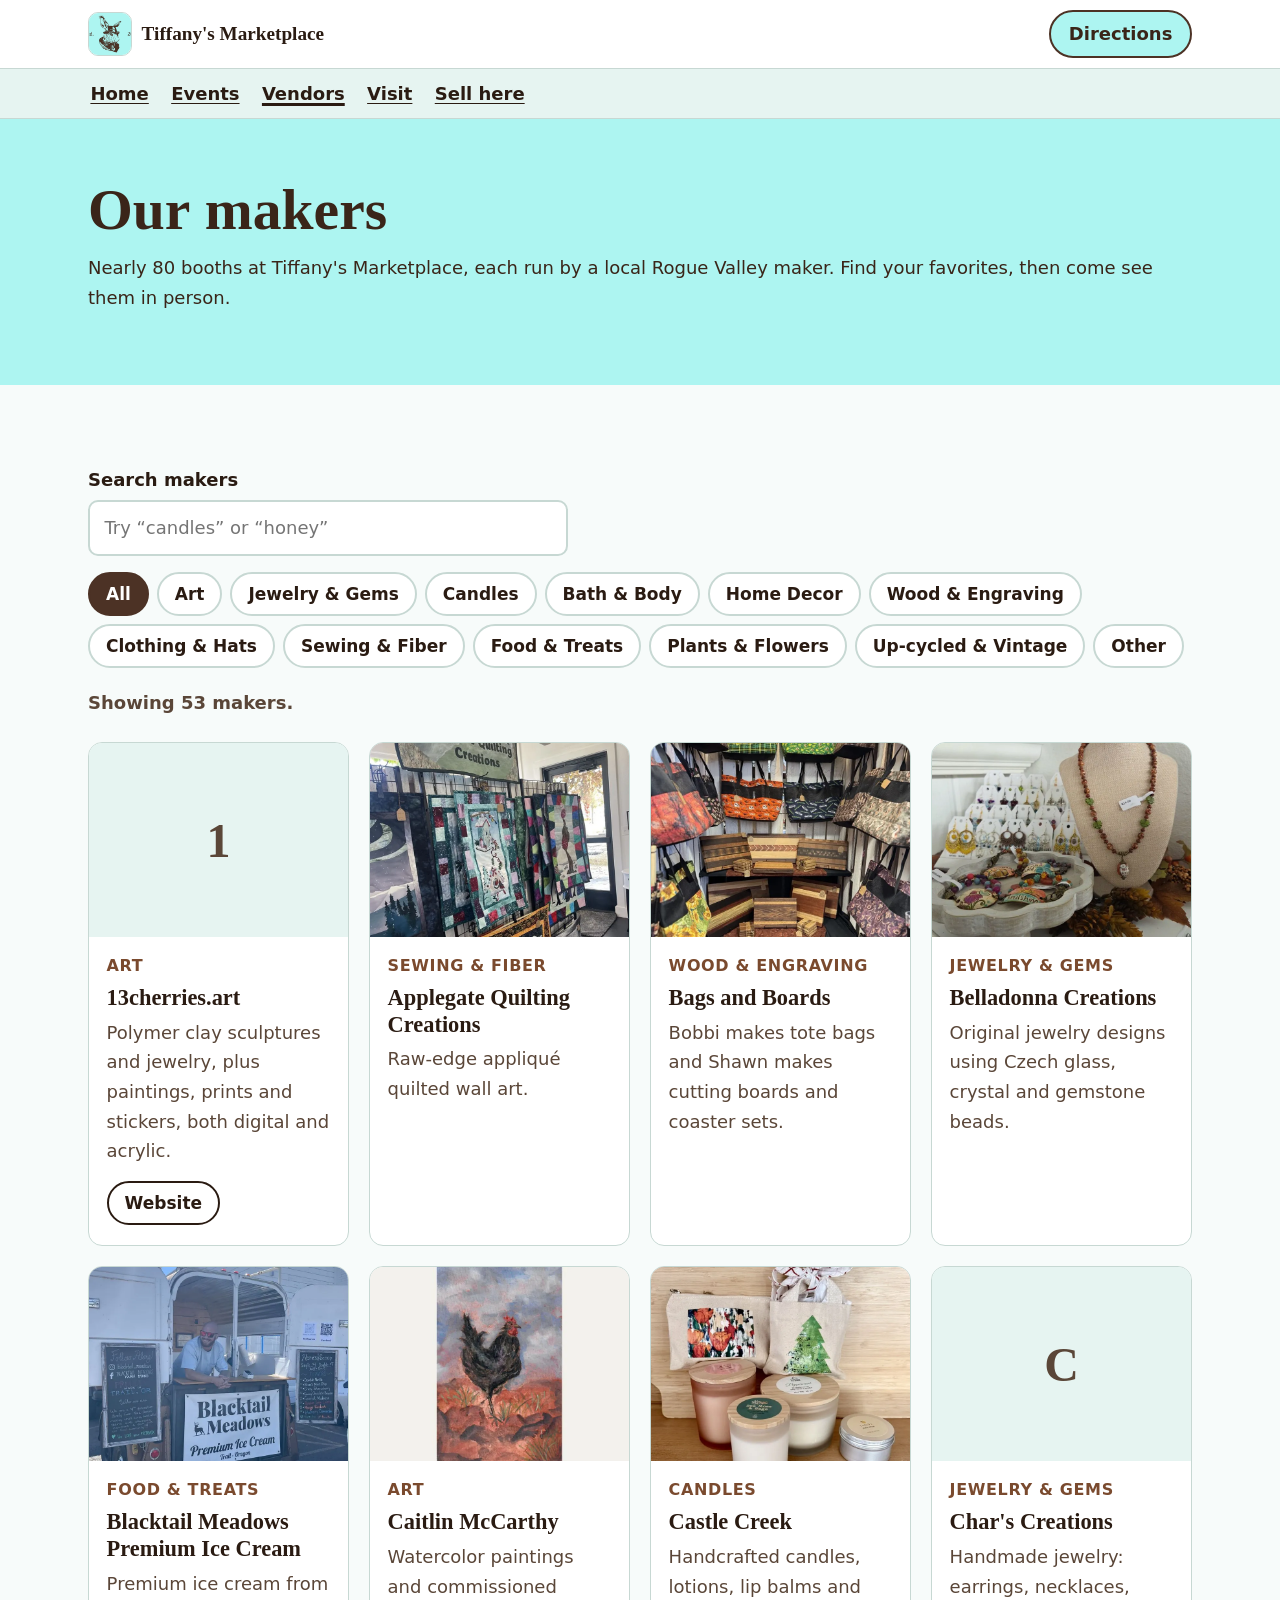
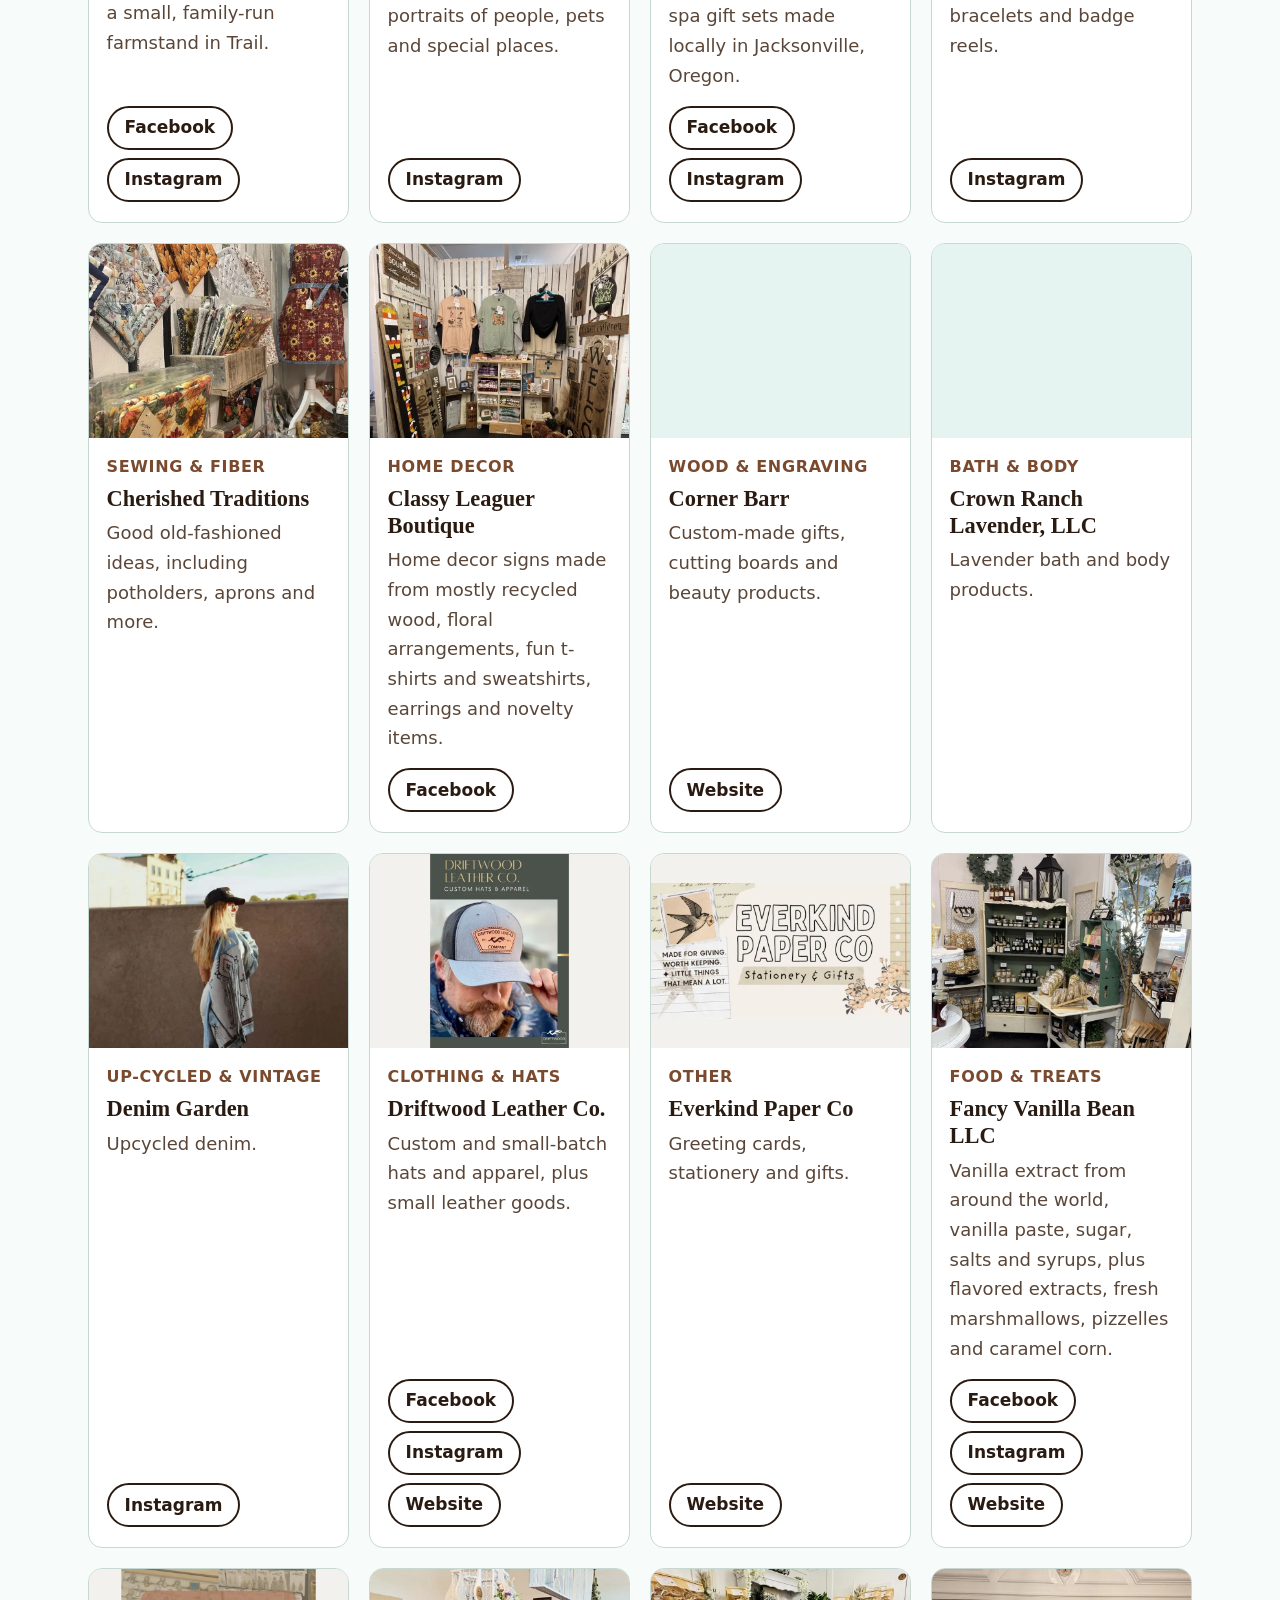
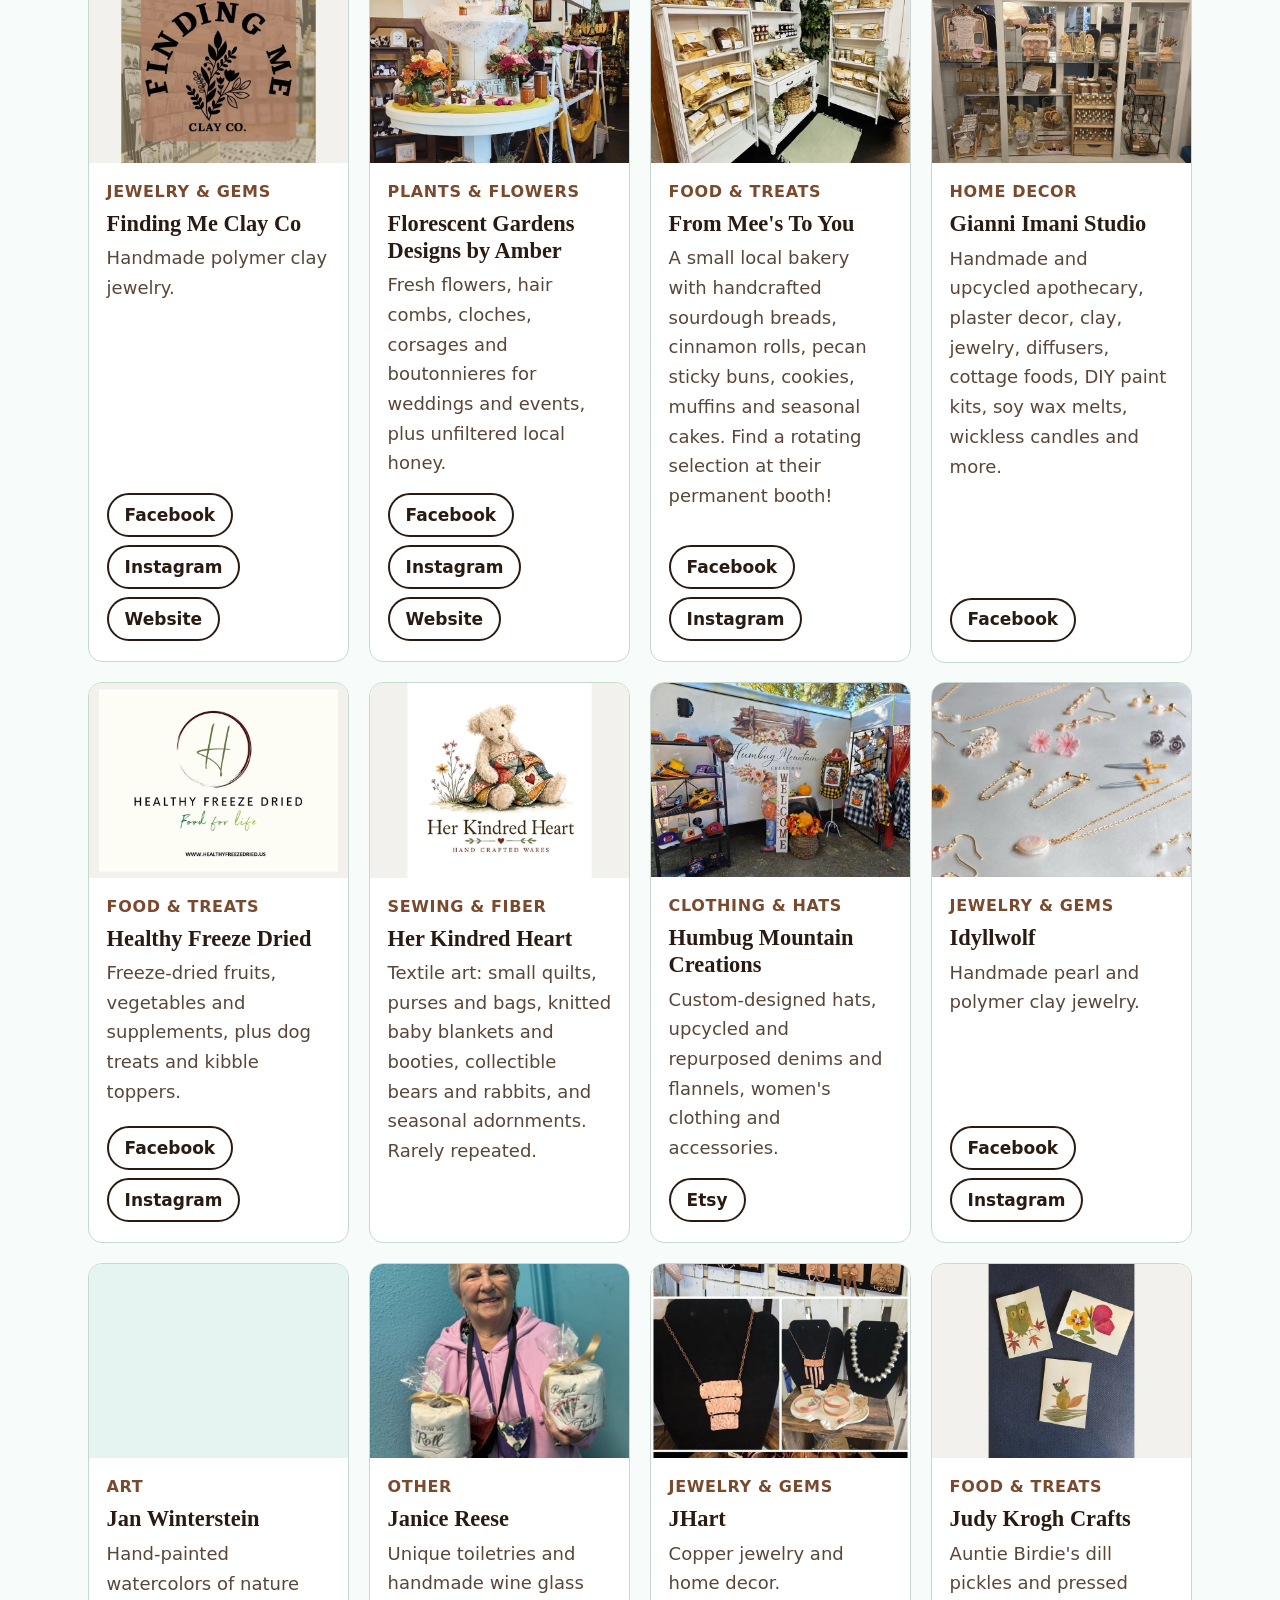
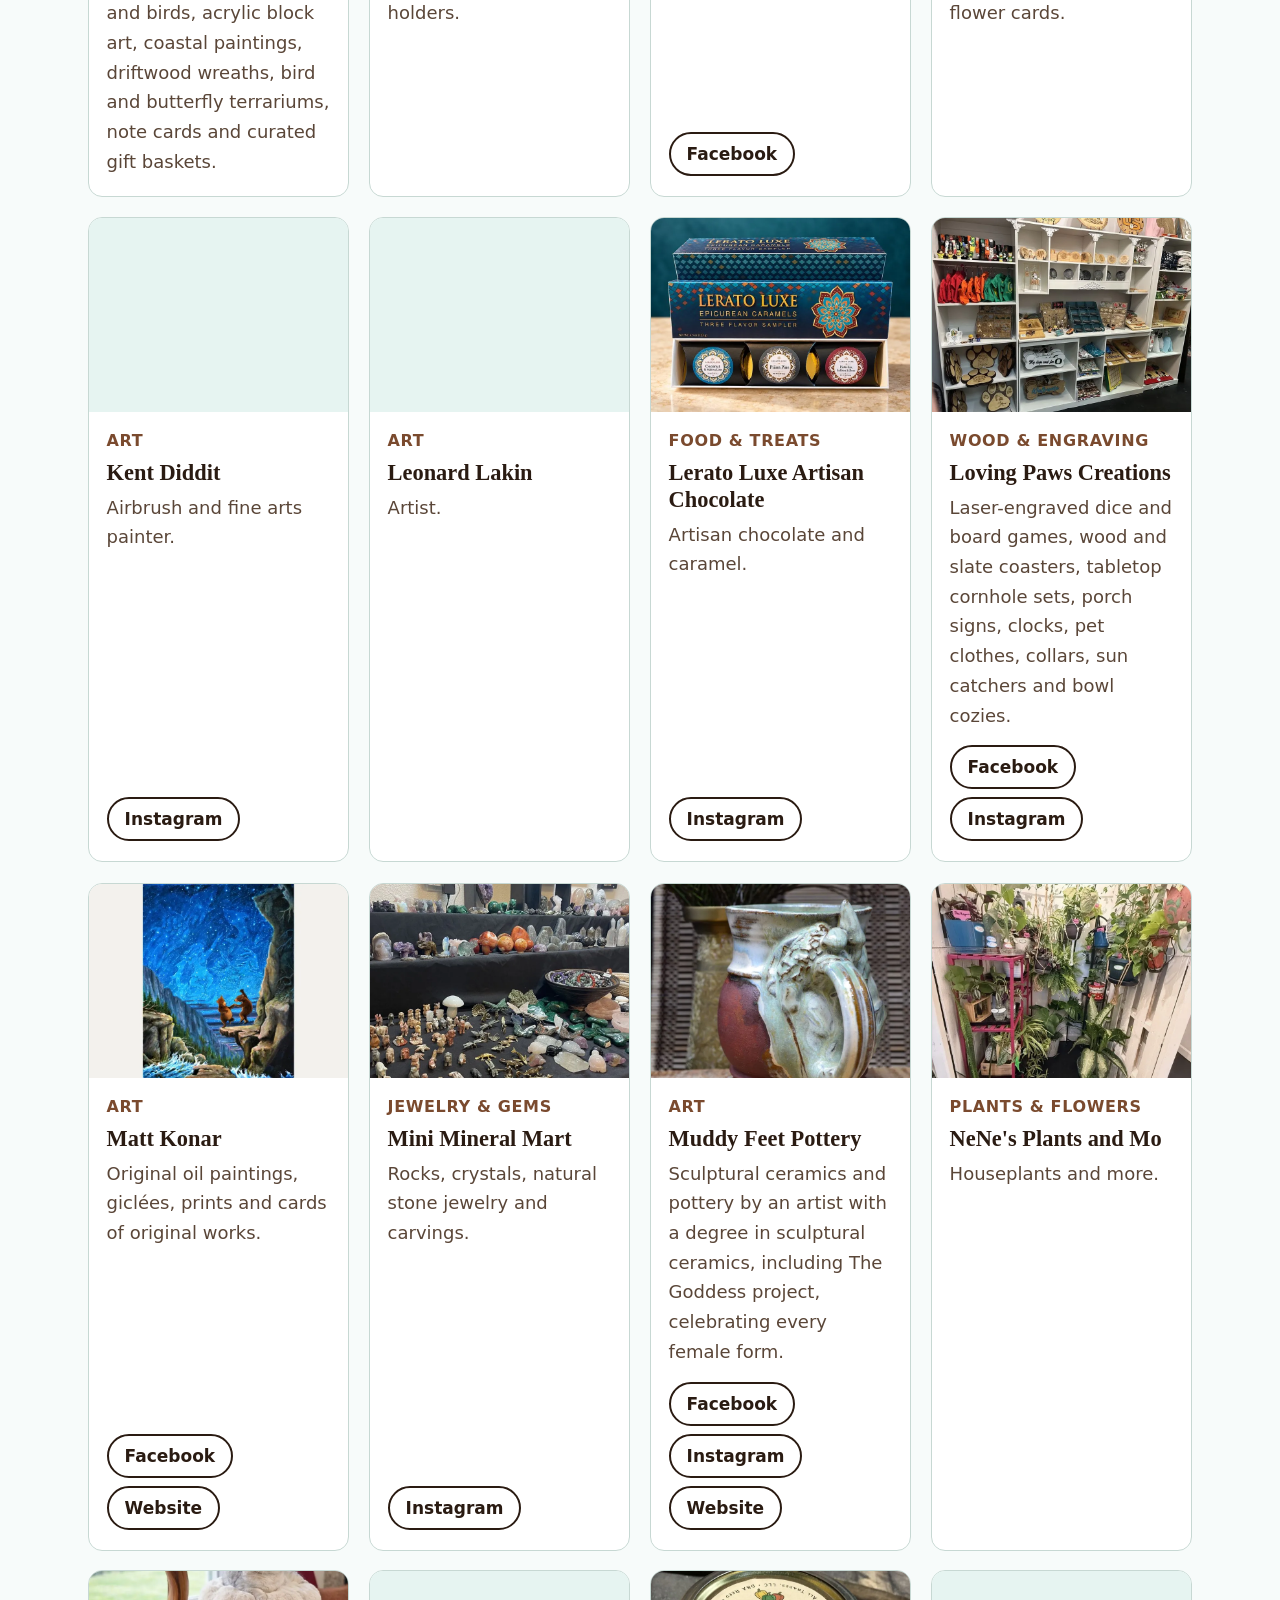
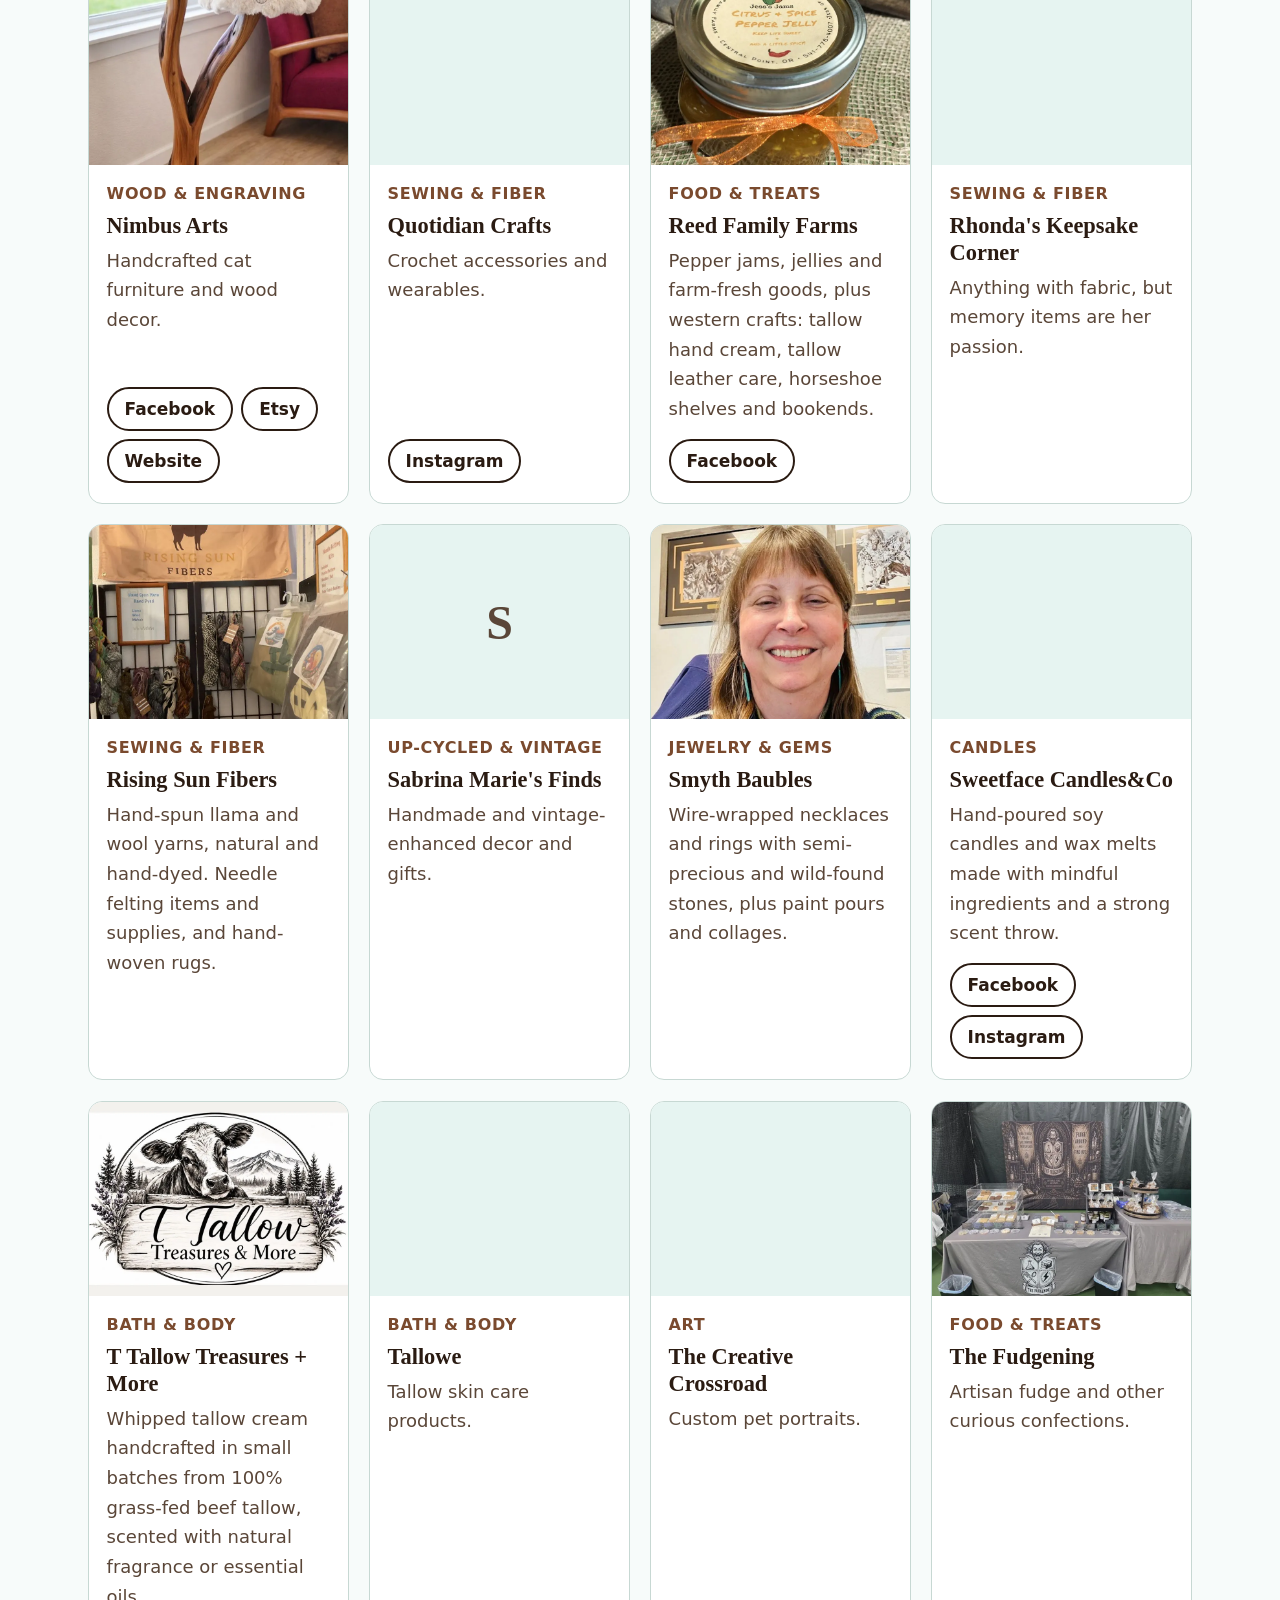
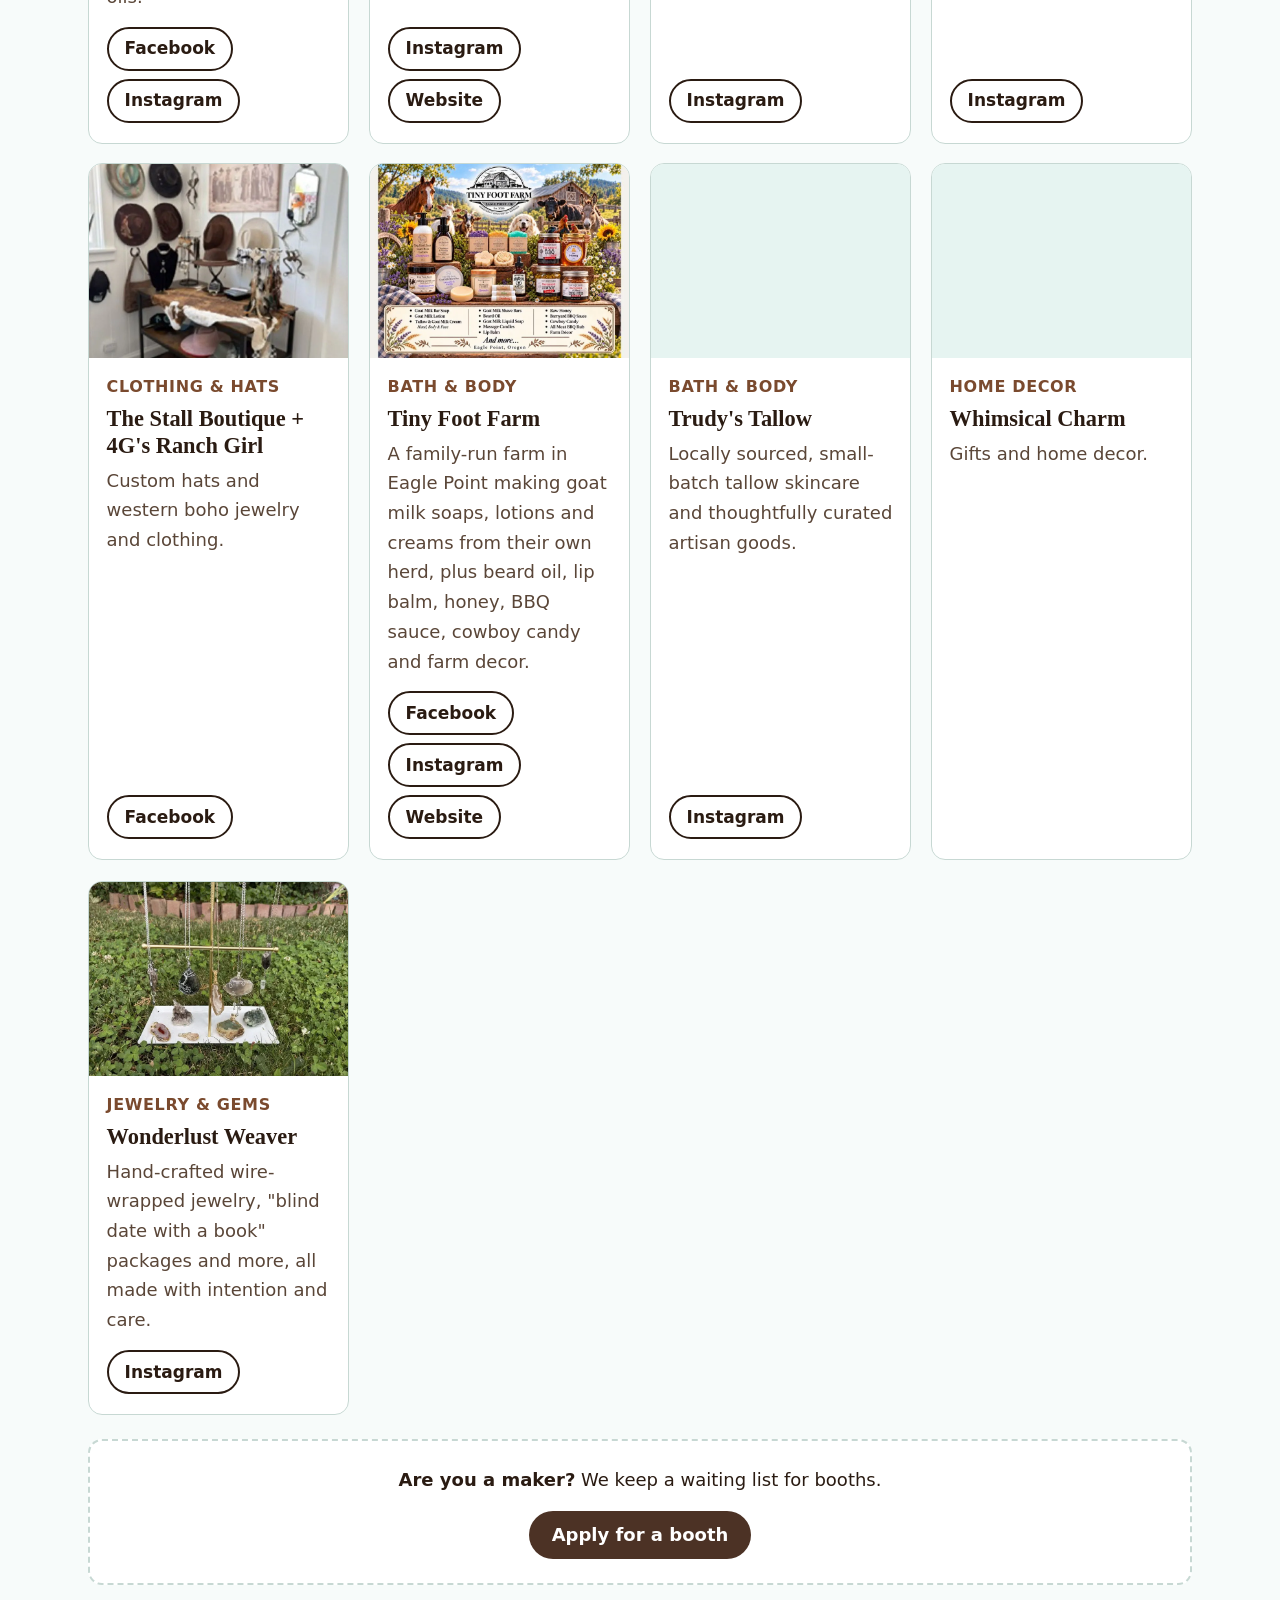
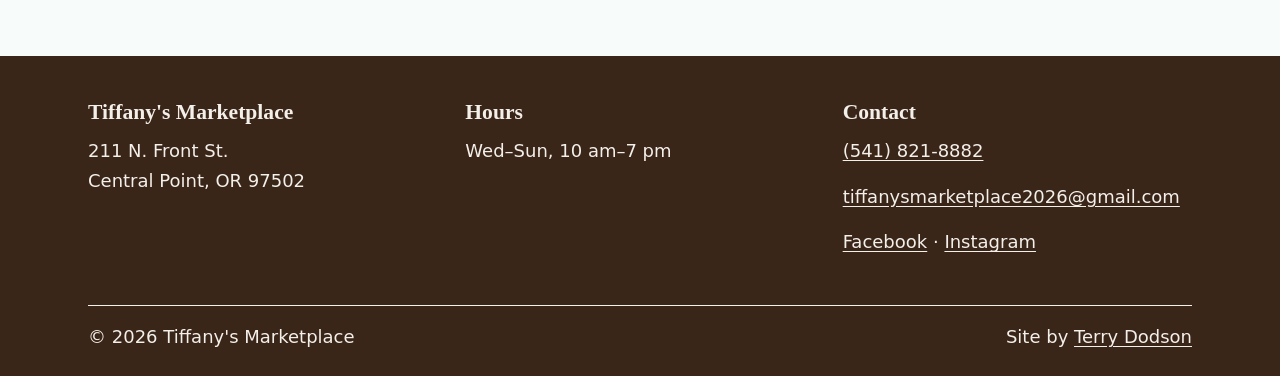
<file: vendors.html>
<!doctype html>
<html lang="en">
<head>
  <meta charset="utf-8">
  <meta name="viewport" content="width=device-width, initial-scale=1">
  <title>Vendors | Tiffany's Marketplace, Central Point, OR</title>
  <meta name="description" content="Browse the local Rogue Valley makers at Tiffany's Marketplace in Central Point, Oregon: woodwork, candles, jewelry, soaps, rocks and gems, honey, art, clothing and up-cycled vintage.">
  <link rel="canonical" href="https://tiffanysmarketplace.com/vendors.html">
  <meta name="theme-color" content="#adf5f1">
  <link rel="icon" href="images/favicon.png" type="image/png">
  <link rel="apple-touch-icon" href="images/apple-touch-icon.png">

  <meta property="og:type" content="website">
  <meta property="og:site_name" content="Tiffany's Marketplace">
  <meta property="og:url" content="https://tiffanysmarketplace.com/vendors.html">
  <meta property="og:title" content="Our Makers | Tiffany's Marketplace, Central Point, OR">
  <meta property="og:description" content="Meet the local makers selling handmade goods at Tiffany's Marketplace in downtown Central Point.">
  <meta property="og:image" content="https://tiffanysmarketplace.com/images/og-image.png">
  <meta property="og:image:width" content="1200">
  <meta property="og:image:height" content="630">
  <meta property="og:image:alt" content="Tiffany's Marketplace logo: a rabbit in a top hat. Artisan market and makerspace, 211 N. Front St., Central Point, Oregon.">
  <meta name="twitter:card" content="summary_large_image">

  <link rel="stylesheet" href="css/styles.css">
  <!-- Loads the other page in the background when a visitor hovers a link, so it opens instantly (Chrome/Edge; other browsers ignore it) -->
  <script type="speculationrules">
  { "prefetch": [{ "where": { "href_matches": "/*" }, "eagerness": "moderate" }] }
  </script>
  <!-- Without JavaScript: hide the loading placeholders and show the fallback messages -->
  <noscript><style>.skeleton{display:none}#events-empty,#featured-empty,#vendors-empty{display:block!important}</style></noscript>

  <script type="application/ld+json">
  {
    "@context": "https://schema.org",
    "@type": "LocalBusiness",
    "@id": "https://tiffanysmarketplace.com/#business",
    "name": "Tiffany's Marketplace",
    "alternateName": "Tiffany's Market",
    "url": "https://tiffanysmarketplace.com/",
    "logo": "https://tiffanysmarketplace.com/images/logo.png",
    "image": "https://tiffanysmarketplace.com/images/og-image.png",
    "telephone": "+1-541-821-8882",
    "email": "tiffanysmarketplace2026@gmail.com",
    "address": {
      "@type": "PostalAddress",
      "streetAddress": "211 N. Front St.",
      "addressLocality": "Central Point",
      "addressRegion": "OR",
      "postalCode": "97502",
      "addressCountry": "US"
    },
    "geo": { "@type": "GeoCoordinates", "latitude": 42.3757, "longitude": -122.9199 },
    "openingHoursSpecification": [
      {
        "@type": "OpeningHoursSpecification",
        "dayOfWeek": ["Wednesday", "Thursday", "Friday", "Saturday", "Sunday"],
        "opens": "10:00",
        "closes": "19:00"
      }
    ],
    "sameAs": ["https://www.facebook.com/TiffanysMarketplace2026", "https://www.instagram.com/tiffanysmarketplace2026/"]
  }
  </script>
</head>
<body>
  <a class="skip-link" href="#main">Skip to main content</a>

  <div id="announcement" class="announcement" role="status" hidden></div>

  <header class="site-header">
    <div class="container header-inner">
      <a class="brand" href="./" aria-label="Tiffany's Marketplace home">
        <img src="images/logo-mark.png" alt="" width="44" height="44">
        <span>Tiffany's Marketplace</span>
      </a>
      <a class="btn btn-accent btn-directions"
         href="https://www.google.com/maps/dir/?api=1&amp;destination=211%20N%20Front%20St%2C%20Central%20Point%2C%20OR%2097502">Directions</a>
    </div>
  </header>

  <nav class="site-nav" aria-label="Main">
    <div class="container">
      <ul>
        <li><a href="./">Home</a></li>
        <li><a href="./#events">Events</a></li>
        <li><a href="vendors.html" aria-current="page">Vendors</a></li>
        <li><a href="./#visit">Visit</a></li>
        <li><a href="./#become-a-vendor">Sell here</a></li>
      </ul>
    </div>
  </nav>

  <main id="main">
    <section class="page-hero" aria-labelledby="page-title">
      <div class="container">
        <h1 id="page-title" class="split"><span class="visually-hidden">Our makers</span><span aria-hidden="true"><span class="w" style="--i:0">Our</span> <span class="w" style="--i:1">makers</span></span></h1>
        <p class="lead">Nearly 80 booths at Tiffany's Marketplace, each run by a local Rogue Valley maker. Find your favorites, then come see them in person.</p>
      </div>
    </section>

    <section class="section" aria-label="Vendor directory">
      <div class="container">
        <div class="directory-controls">
          <div class="search-box">
            <label for="vendor-search">Search makers</label>
            <input id="vendor-search" type="search" placeholder="Try &ldquo;candles&rdquo; or &ldquo;honey&rdquo;" autocomplete="off">
          </div>
          <div>
            <p id="filters-label" class="visually-hidden">Filter by category</p>
            <div id="filters" class="filters" role="group" aria-labelledby="filters-label"></div>
          </div>
        </div>

        <p id="results-count" class="results-count" role="status" aria-live="polite"></p>
        <ul id="vendor-grid" class="vendor-grid" aria-busy="true">
          <li class="vendor-card skeleton" aria-hidden="true"><span class="sk sk-photo"></span><div class="vendor-body"><span class="sk sk-line sk-short"></span><span class="sk sk-line sk-title"></span><span class="sk sk-line"></span><span class="sk sk-line sk-short"></span></div></li>
          <li class="vendor-card skeleton" aria-hidden="true"><span class="sk sk-photo"></span><div class="vendor-body"><span class="sk sk-line sk-short"></span><span class="sk sk-line sk-title"></span><span class="sk sk-line"></span><span class="sk sk-line sk-short"></span></div></li>
          <li class="vendor-card skeleton" aria-hidden="true"><span class="sk sk-photo"></span><div class="vendor-body"><span class="sk sk-line sk-short"></span><span class="sk sk-line sk-title"></span><span class="sk sk-line"></span><span class="sk sk-line sk-short"></span></div></li>
          <li class="vendor-card skeleton" aria-hidden="true"><span class="sk sk-photo"></span><div class="vendor-body"><span class="sk sk-line sk-short"></span><span class="sk sk-line sk-title"></span><span class="sk sk-line"></span><span class="sk sk-line sk-short"></span></div></li>
          <li class="vendor-card skeleton" aria-hidden="true"><span class="sk sk-photo"></span><div class="vendor-body"><span class="sk sk-line sk-short"></span><span class="sk sk-line sk-title"></span><span class="sk sk-line"></span><span class="sk sk-line sk-short"></span></div></li>
          <li class="vendor-card skeleton" aria-hidden="true"><span class="sk sk-photo"></span><div class="vendor-body"><span class="sk sk-line sk-short"></span><span class="sk sk-line sk-title"></span><span class="sk sk-line"></span><span class="sk sk-line sk-short"></span></div></li>
        </ul>

        <div id="vendors-empty" class="empty" hidden>
          <p>Our maker directory is coming soon. Come by and meet everyone in person, or follow along on Facebook.</p>
          <p><a class="btn btn-primary" href="https://www.facebook.com/TiffanysMarketplace2026">See us on Facebook</a></p>
        </div>

        <div class="empty">
          <p><strong>Are you a maker?</strong> We keep a waiting list for booths.</p>
          <p><a class="btn btn-primary" href="./#become-a-vendor">Apply for a booth</a></p>
        </div>
      </div>
    </section>
  </main>

  <footer class="site-footer">
    <div class="container">
      <div class="footer-grid">
        <div>
          <h2>Tiffany's Marketplace</h2>
          <address>
            211 N. Front St.<br>
            Central Point, OR 97502
          </address>
        </div>
        <div>
          <h2>Hours</h2>
          <p data-hours-summary>Wed&ndash;Sun, 10 am&ndash;7 pm</p>
        </div>
        <div>
          <h2>Contact</h2>
          <p><a href="tel:+15418218882">(541)&nbsp;821&#8209;8882</a></p>
          <p><a href="mailto:tiffanysmarketplace2026@gmail.com">tiffanysmarketplace2026@gmail.com</a></p>
          <p><a href="https://www.facebook.com/TiffanysMarketplace2026">Facebook</a> &middot; <a href="https://www.instagram.com/tiffanysmarketplace2026/">Instagram</a></p>
        </div>
      </div>
      <div class="footer-bottom">
        <p>&copy; <span data-year>2026</span> Tiffany's Marketplace</p>
        <p>Site by <a href="https://terry-dodson.onrender.com">Terry Dodson</a></p>
      </div>
    </div>
  </footer>

  <script src="js/config.js" defer></script>
  <script src="js/site.js" defer></script>
  <script src="js/reveal.js" defer></script>
  <script src="js/vendors.js" defer></script>
</body>
</html>
</file>
<file: css/styles.css>
/* =========================================================
   Tiffany's Marketplace - styles
   Mobile-first. Colors are tokens; dark mode redefines them.
   Body text is 18px minimum; tap targets are at least 44-48px.
   ========================================================= */

/* Brand colors come from Tiffany's logo (her pick, Oct 29):
   soft aqua (#adf5f1) and dark brown ink (#4c3225), for a vintage feel. */
:root {
  --bg: #f7fbfa;
  --surface: #ffffff;
  --surface-2: #e6f4f1;
  --text: #2a1b12;
  --muted: #5a4638;
  --border: #c7d8d3;
  --brand: #4c3225;        /* brown ink: links, primary buttons */
  --brand-ink: #ffffff;
  --accent: #7a4a2e;       /* text-safe warm brown for small labels */
  --cyan: #adf5f1;         /* exact logo background (soft aqua) */
  --cyan-ink: #3a2519;
  --ink: #4c3225;          /* same in both themes, for buttons on aqua */
  --on-ink: #ffffff;
  --footer-bg: #3a2519;
  --footer-ink: #f3efe9;
  --brand-hover: #6e4a36;  /* primary button on hover */
  --shadow-lift: 0 14px 30px rgba(58, 37, 25, 0.18);
  --open-bg: #1d6b3a;
  --open-ink: #ffffff;
  --closed-bg: #8a2a1c;
  --closed-ink: #ffffff;
  --ask-bg: #fff1a8;       /* draft-only highlight for [ASK TIFFANY] */
  --ask-ink: #3d3200;
  --focus: #0b5cad;
  --radius: 14px;
  --maxw: 72rem;
  --font-body: system-ui, -apple-system, "Segoe UI", Roboto, Arial, sans-serif;
  --font-head: Georgia, "Times New Roman", serif;
  /* Motion curves: one house "ease out" and a gentle spring with a small overshoot */
  --ease-out: cubic-bezier(0.2, 0.7, 0.2, 1);
  --ease-spring: cubic-bezier(0.34, 1.56, 0.64, 1);
  --shimmer: rgba(255, 255, 255, 0.55); /* loading-placeholder sheen */
  color-scheme: light dark;
}

@media (prefers-color-scheme: dark) {
  :root {
    --bg: #17120e;
    --surface: #211a15;
    --surface-2: #2b231c;
    --text: #f3ece5;
    --muted: #cdbfb3;
    --border: #4d3f34;
    --brand: #adf5f1;
    --brand-ink: #2a1b12;
    --accent: #e3c2a6;
    --footer-bg: #100c09;
    --brand-hover: #d6fbf8;
    --shadow-lift: 0 14px 30px rgba(0, 0, 0, 0.5);
    --open-bg: #8fd0ae;
    --open-ink: #0d1f16;
    --closed-bg: #f5a3a3;
    --closed-ink: #2a0707;
    --focus: #9cc2ff;
    --shimmer: rgba(255, 255, 255, 0.07);
  }
}

/* ---------- Base ---------- */
*, *::before, *::after { box-sizing: border-box; }
html { -webkit-text-size-adjust: 100%; scroll-padding-top: 5rem; }
@media (prefers-reduced-motion: no-preference) { html { scroll-behavior: smooth; } }
body {
  margin: 0;
  background: var(--bg);
  color: var(--text);
  font: 1.125rem/1.65 var(--font-body);
  overflow-wrap: break-word;
}
img { max-width: 100%; height: auto; display: block; }
[hidden] { display: none !important; } /* "hidden" always wins over grid/flex layouts */
a { color: var(--brand); text-underline-offset: 0.18em; }
a:hover { text-decoration-thickness: 2px; }
:focus-visible { outline: 3px solid var(--focus); outline-offset: 3px; border-radius: 4px; }
h1, h2, h3 { font-family: var(--font-head); line-height: 1.2; margin: 0 0 0.6rem; }
h1 { font-size: clamp(2.1rem, 1.25rem + 4.2vw, 3.6rem); }
h2 { font-size: clamp(1.75rem, 1.35rem + 2vw, 2.5rem); }
h3 { font-size: clamp(1.25rem, 1.15rem + 0.4vw, 1.4rem); }
p { margin: 0 0 1rem; }

.container { width: 100%; max-width: var(--maxw); margin: 0 auto; padding: 0 clamp(1rem, 0.5rem + 2vw, 1.5rem); }
.visually-hidden {
  position: absolute !important; width: 1px; height: 1px; padding: 0; margin: -1px;
  overflow: hidden; clip: rect(0 0 0 0); white-space: nowrap; border: 0;
}
.skip-link {
  position: absolute; left: 1rem; top: -4rem; z-index: 100;
  background: var(--surface); color: var(--text); padding: 0.75rem 1rem;
  border: 3px solid var(--focus); border-radius: 8px; font-weight: 700;
}
.skip-link:focus { top: 1rem; }

/* Draft-only marker for missing info. Search for "ASK TIFFANY" before launch. */
.ask { background: var(--ask-bg); color: var(--ask-ink); padding: 0 0.3rem; border-radius: 4px; font-weight: 600; }

/* ---------- Buttons ---------- */
.btn {
  display: inline-flex; align-items: center; justify-content: center; gap: 0.5rem;
  min-height: 48px; padding: 0.7rem 1.3rem; border-radius: 999px;
  font: 700 1.125rem/1.2 var(--font-body); text-decoration: none; text-align: center;
  border: 2px solid transparent; cursor: pointer;
}
.btn-primary { background: var(--brand); color: var(--brand-ink); }
.btn-accent { background: var(--cyan); color: var(--cyan-ink); border-color: var(--ink); }
.btn-ink { background: var(--ink); color: var(--on-ink); }
.btn-outline { background: transparent; color: var(--text); border-color: currentColor; }
.btn:hover { filter: brightness(1.08); }
.btn-small { min-height: 44px; padding: 0.45rem 1rem; font-size: 1.0625rem; }

/* ---------- Announcement bar ---------- */
.announcement {
  background: var(--cyan); color: var(--cyan-ink); border-bottom: 2px solid var(--ink);
  text-align: center; padding: 0.6rem 1rem; font-weight: 700;
}
.announcement[hidden] { display: none; }

/* ---------- Header (sticky) + nav ---------- */
.site-header {
  position: sticky; top: 0; z-index: 50;
  background: var(--surface); border-bottom: 1px solid var(--border);
}
.header-inner { display: flex; align-items: center; justify-content: space-between; gap: 0.75rem; min-height: 4.25rem; }
.brand {
  display: flex; align-items: center; gap: 0.6rem; min-width: 0;
  text-decoration: none; color: var(--text);
  font-family: var(--font-head); font-weight: 700; font-size: 1.2rem; line-height: 1.15;
}
.brand img { width: 2.75rem; height: 2.75rem; flex: none; border-radius: 10px; border: 1px solid var(--border); }
.btn-directions { flex: none; padding: 0.55rem 1.1rem; }

.site-nav { background: var(--surface-2); border-bottom: 1px solid var(--border); }
.site-nav ul { list-style: none; margin: 0; padding: 0.15rem 0; display: flex; flex-wrap: wrap; gap: 0 1.1rem; }
.site-nav a {
  display: inline-flex; align-items: center; min-height: 44px; padding: 0 0.15rem;
  color: var(--text); font-weight: 700;
}
.site-nav a[aria-current="page"] { text-decoration-thickness: 3px; }

/* ---------- Hero ---------- */
.hero { position: relative; background: var(--cyan); color: var(--cyan-ink); overflow: hidden; }
.hero-grid { display: grid; gap: 1.5rem; align-items: center; }
.hero-logo { width: 100%; max-width: 15rem; margin: 0 auto; order: -1; }
.hero-photo { position: absolute; inset: 0; width: 100%; height: 100%; object-fit: cover; }
.hero.has-photo { color: #fff; }
.hero.has-photo::after {
  content: ""; position: absolute; inset: 0;
  background: linear-gradient(180deg, rgba(0,0,0,.55), rgba(0,0,0,.65));
}
.hero-content { position: relative; z-index: 1; padding-block: clamp(2rem, 1rem + 3vw, 3.5rem) clamp(3rem, 2.4rem + 2vw, 4rem); }
.eyebrow { text-transform: uppercase; letter-spacing: 0.08em; font-weight: 800; font-size: 1rem; margin-bottom: 0.5rem; }
.hero .lead { font-size: clamp(1.2rem, 1.1rem + 0.4vw, 1.35rem); max-width: 40rem; }
.status-card {
  display: inline-flex; flex-wrap: wrap; align-items: center; gap: 0.5rem 0.75rem;
  background: #ffffff; color: #2a1b12; border: 2px solid var(--ink);
  padding: 0.75rem 1rem; border-radius: var(--radius); margin: 0.5rem 0 1.5rem;
}
.badge { display: inline-block; padding: 0.15rem 0.75rem; border-radius: 999px; font-weight: 800; }
.badge-open { background: var(--open-bg); color: var(--open-ink); }
.badge-closed { background: var(--closed-bg); color: var(--closed-ink); }
.badge-unknown { background: var(--surface-2); color: var(--text); }
.hero-actions { display: flex; flex-wrap: wrap; gap: 0.75rem; }
.hero .btn-outline { color: var(--cyan-ink); }

.page-hero { background: var(--cyan); color: var(--cyan-ink); }
.page-hero .container { padding-block: clamp(2.5rem, 1.8rem + 2.5vw, 3.5rem); }

/* ---------- Sections ---------- */
.section { padding: clamp(3.5rem, 2.6rem + 3vw, 4.5rem) 0; }
.section-alt { background: var(--surface-2); }
.section-intro { color: var(--muted); max-width: 44rem; }
.section-cta { margin-top: 1.75rem; }

.tiles { list-style: none; padding: 0; margin: 1.5rem 0 0; display: grid; gap: 1rem; grid-template-columns: repeat(auto-fit, minmax(15rem, 1fr)); }
.tile { background: var(--surface); border: 1px solid var(--border); border-radius: var(--radius); padding: 1.25rem; }
.tile-icon { font-size: 2rem; line-height: 1; }
.tile h3 { margin: 0.6rem 0 0.3rem; }
.tile p { margin: 0; color: var(--muted); }
.tile p + p { margin-top: 0.5rem; }

/* ---------- Events ---------- */
.event-list { list-style: none; padding: 0; margin: 1.5rem 0 0; display: grid; gap: 1rem; }
.event {
  display: grid; grid-template-columns: auto 1fr; gap: 1rem; align-items: start;
  background: var(--surface); border: 1px solid var(--border); border-radius: var(--radius); padding: 1.25rem;
}
.event-date {
  background: var(--brand); color: var(--brand-ink); border-radius: 10px;
  text-align: center; padding: 0.5rem 0.6rem; min-width: 4.5rem; font-weight: 800; line-height: 1.1;
}
.event-date .m { display: block; font-size: 1rem; text-transform: uppercase; }
.event-date .d { display: block; font-size: 1.9rem; }
.event h3 { margin: 0 0 0.25rem; }
.event-meta { color: var(--muted); font-weight: 600; margin: 0 0 0.5rem; }
.event p:last-of-type { margin-bottom: 0; }
.cal-label { margin: 0.85rem 0 0.4rem; font-weight: 700; }
.cal-links { display: flex; flex-wrap: wrap; gap: 0.5rem; }

.empty {
  background: var(--surface); border: 2px dashed var(--border); border-radius: var(--radius);
  padding: 1.5rem; text-align: center; margin-top: 1.5rem;
}
.empty p:last-child { margin-bottom: 0; }

/* ---------- Vendor cards ---------- */
.vendor-grid { list-style: none; padding: 0; margin: 1.5rem 0 0; display: grid; gap: 1.25rem; grid-template-columns: repeat(auto-fill, minmax(16rem, 1fr)); }
.vendor-card {
  background: var(--surface); border: 1px solid var(--border); border-radius: var(--radius);
  overflow: hidden; display: flex; flex-direction: column;
}
.vendor-card picture { display: block; }
.vendor-photo { width: 100%; aspect-ratio: 4 / 3; object-fit: cover; background: var(--surface-2); }
.vendor-photo-placeholder {
  aspect-ratio: 4 / 3; display: grid; place-items: center;
  background: var(--surface-2); color: var(--muted); font: 700 3rem var(--font-head);
}
.vendor-body { padding: 1rem 1.1rem 1.25rem; display: flex; flex-direction: column; gap: 0.35rem; flex: 1; }
.vendor-cat { font-size: 1rem; font-weight: 800; color: var(--accent); text-transform: uppercase; letter-spacing: 0.04em; margin: 0; }
.vendor-card h3 { margin: 0; }
.vendor-desc { margin: 0; color: var(--muted); }
.vendor-booth { margin: 0; font-weight: 700; }
.vendor-links { display: flex; flex-wrap: wrap; gap: 0.5rem; margin-top: auto; padding-top: 0.6rem; }

/* Directory controls */
.directory-controls { display: grid; gap: 1rem; margin-top: 0.5rem; }
.search-box { max-width: 30rem; }
.filters { display: flex; flex-wrap: wrap; gap: 0.5rem; }
.filter-btn { background: var(--surface); color: var(--text); border-color: var(--border); }
.filter-btn[aria-pressed="true"] { background: var(--brand); color: var(--brand-ink); border-color: var(--brand); }
.results-count { font-weight: 700; color: var(--muted); margin: 1.25rem 0 0; }

/* ---------- Forms ---------- */
.form-grid { display: grid; gap: 1.1rem; max-width: 42rem; margin-top: 1.5rem; }
label { display: block; font-weight: 700; margin-bottom: 0.35rem; }
.optional { font-weight: 400; color: var(--muted); }
input, textarea, select {
  width: 100%; font: inherit; color: var(--text); background: var(--surface);
  padding: 0.7rem 0.9rem; min-height: 48px;
  border: 2px solid var(--border); border-radius: 10px;
}
textarea { min-height: 7rem; resize: vertical; }
input:focus, textarea:focus, select:focus { border-color: var(--focus); }
.hint { color: var(--muted); font-size: 1.0625rem; margin: 0.3rem 0 0; }
.hp { position: absolute; left: -9999px; width: 1px; height: 1px; overflow: hidden; }

/* ---------- About ---------- */
.about { display: grid; gap: 2rem; align-items: start; }
.quote {
  margin: 0; padding: 1.25rem 1.5rem; background: var(--surface);
  border-left: 6px solid var(--cyan); border-radius: 0 var(--radius) var(--radius) 0;
}
.quote p { font: italic clamp(1.3rem, 1.15rem + 0.5vw, 1.5rem)/1.45 var(--font-head); margin-bottom: 0.6rem; }
.quote footer { font-weight: 700; color: var(--muted); }

/* ---------- Visit ---------- */
.visit-grid { display: grid; gap: 2rem; }
.map-frame { width: 100%; height: 320px; border: 0; border-radius: var(--radius); background: var(--surface-2); }
.address { font-style: normal; font-size: 1.2rem; margin-bottom: 1rem; }
.hours-table { width: 100%; border-collapse: collapse; margin: 0.5rem 0 1rem; }
.hours-table th, .hours-table td { text-align: left; padding: 0.55rem 0.5rem; border-bottom: 1px solid var(--border); }
.hours-table tr.today { background: var(--surface-2); font-weight: 800; }
.special-hours { list-style: none; padding: 0; margin: 0 0 1rem; }
.special-hours li { padding: 0.25rem 0; font-weight: 600; }
.visit-notes { list-style: none; padding: 0; margin: 0 0 1rem; }
.visit-notes li { margin-bottom: 0.5rem; }

/* ---------- FAQ ---------- */
.faq { max-width: 48rem; margin-top: 1.5rem; }
.faq details { background: var(--surface); border: 1px solid var(--border); border-radius: var(--radius); margin-bottom: 0.75rem; }
.faq summary {
  position: relative; cursor: pointer; font-weight: 700; min-height: 48px;
  padding: 0.9rem 3.25rem 0.9rem 1.1rem; list-style: none;
}
.faq summary::-webkit-details-marker { display: none; }
.faq summary::after {
  content: "+"; position: absolute; right: 1rem; top: 0.7rem;
  width: 1.75rem; height: 1.75rem; display: grid; place-items: center;
  border-radius: 50%; background: var(--surface-2); color: var(--brand);
  font: 700 1.4rem/1 var(--font-body);
}
.faq details[open] summary::after { transform: rotate(45deg); }
.faq details > div { padding: 0 1.1rem 1rem; }
.faq details > div p:last-child { margin-bottom: 0; }

/* ---------- Footer ---------- */
.site-footer { background: var(--footer-bg); color: var(--footer-ink); padding: 2.75rem 0 1.5rem; }
.site-footer a { color: inherit; }
.site-footer h2 { font-size: 1.35rem; }
.footer-grid { display: grid; gap: 1.75rem; grid-template-columns: repeat(auto-fit, minmax(14rem, 1fr)); }
.footer-grid address { font-style: normal; }
.footer-bottom {
  margin-top: 2rem; padding-top: 1rem; border-top: 1px solid currentColor;
  display: flex; flex-wrap: wrap; gap: 0.5rem 1.5rem; justify-content: space-between;
}
.footer-bottom p { margin: 0; }

/* ---------- 404 ---------- */
.not-found { text-align: center; padding: 4rem 0; }
.not-found .hero-actions { justify-content: center; }

/* ---------- Larger screens ---------- */
@media (min-width: 48rem) {
  .hero-grid { grid-template-columns: 1.3fr 1fr; }
  .hero-logo { max-width: 26rem; order: 0; }
  .about, .visit-grid { grid-template-columns: 1fr 1fr; }
  .map-frame { height: 100%; min-height: 420px; }
  .directory-controls { grid-template-columns: 1fr; }
}
@media (min-width: 60rem) {
  .tiles { grid-template-columns: repeat(3, 1fr); }
}

/* Holiday highlight card in Events */
.feature-event { background: var(--surface); border: 2px solid var(--brand); border-radius: var(--radius); padding: 1.25rem 1.5rem; margin-top: 1.5rem; }
.feature-event h3 { margin-bottom: 0.4rem; }
.feature-event ul { margin: 0.5rem 0 0; padding-left: 1.25rem; }
.tag { display: inline-block; font-size: 1rem; font-weight: 800; text-transform: uppercase; letter-spacing: 0.05em; color: var(--accent); margin: 0 0 0.35rem; }

/* Reviews (real Facebook recommendations) */
.reviews { display: grid; gap: 1rem; margin-top: 1.5rem; grid-template-columns: repeat(auto-fit, minmax(16rem, 1fr)); }
.review { margin: 0; background: var(--surface); border: 1px solid var(--border); border-radius: var(--radius); padding: 1.25rem 1.5rem; display: flex; flex-direction: column; gap: 0.75rem; }
.review blockquote { margin: 0; }
.review blockquote p { margin: 0; font: italic 1.3rem/1.45 var(--font-head); }
.review figcaption { font-weight: 700; color: var(--muted); }

.form-status { margin: 0; padding: 0.9rem 1.1rem; border-radius: 10px; background: var(--surface-2); border: 2px solid var(--brand); font-weight: 700; }


/* =========================================================
   MOTION
   Only opacity and transform are animated (cheap on phones).
   Everything here is off for visitors with "reduce motion" on.
   ========================================================= */

/* ---------- 1. Hero: layers animate in on page load ---------- */
@keyframes tm-rise { from { opacity: 0; transform: translateY(26px); } to { opacity: 1; transform: none; } }
@keyframes tm-from-right { from { opacity: 0; transform: translateX(40px) scale(0.96); } to { opacity: 1; transform: none; } }
@keyframes tm-pop { from { opacity: 0; transform: scale(0.9); } to { opacity: 1; transform: none; } }

@media (prefers-reduced-motion: no-preference) {
  .hero .eyebrow,
  .hero h1:not(.split),
  .hero .lead,
  .hero .status-card,
  .hero .hero-actions,
  .page-hero h1:not(.split),
  .page-hero .lead,
  .not-found > * {
    animation: tm-rise 0.8s var(--ease-out) both;
  }
  .hero .eyebrow      { animation-delay: 0.05s; }
  .hero h1            { animation-delay: 0.18s; }
  .hero .lead         { animation-delay: 0.34s; }
  .hero .status-card  { animation-delay: 0.5s; }
  .hero .hero-actions { animation-delay: 0.64s; }
  .hero .hero-logo    { animation: tm-pop 0.9s var(--ease-out) 0.1s both; }
  .page-hero .lead    { animation-delay: 0.3s; }
  .not-found > :nth-child(2) { animation-delay: 0.15s; }
  .not-found > :nth-child(3) { animation-delay: 0.3s; }
}
@media (prefers-reduced-motion: no-preference) and (min-width: 48rem) {
  .hero .hero-logo { animation-name: tm-from-right; }
}

/* ---------- 2. Headlines: words rise in one after another ----------
   The h1 holds the full sentence for screen readers (visually hidden) and a
   copy split into words for the eyes (aria-hidden), so nothing is read twice.
   Each word sets its own --i (0, 1, 2...) for the stagger. */
@keyframes tm-word { from { opacity: 0; transform: translateY(0.45em); } to { opacity: 1; transform: none; } }
.split .w { display: inline-block; }
@media (prefers-reduced-motion: no-preference) {
  .split .w { animation: tm-word 0.7s var(--ease-out) both; animation-delay: calc(0.15s + var(--i, 0) * 0.07s); }
}

/* ---------- 3. Hover effects (mouse and trackpad only) ---------- */
@media (hover: hover) {
  .btn { transition: transform 0.2s var(--ease-out), box-shadow 0.2s ease, background-color 0.2s ease, color 0.2s ease, border-color 0.2s ease; }
  .btn:hover { filter: none; }
  .btn-primary:hover { background: var(--brand-hover); color: #ffffff; }
  .btn-ink:hover { background: var(--brand-hover); }
  .btn-accent:hover { background: var(--ink); color: var(--cyan); }
  .btn-outline:hover { background: var(--text); color: var(--bg); border-color: var(--text); }
  .hero .btn-outline:hover { background: var(--ink); color: var(--on-ink); border-color: var(--ink); }
  .filter-btn:hover { border-color: var(--brand); }

  .tile, .vendor-card, .event, .review, .faq details, .photo-slide figure {
    transition: transform 0.3s var(--ease-out), box-shadow 0.3s ease, border-color 0.25s ease;
  }
  .tile:hover, .vendor-card:hover, .event:hover, .review:hover, .faq details:hover {
    border-color: var(--brand);
    box-shadow: var(--shadow-lift);
  }
  .vendor-photo, .photo-slide img { transition: transform 0.6s var(--ease-out); }
  .tile-icon { display: inline-block; transition: transform 0.35s var(--ease-spring); }
}
@media (hover: hover) and (prefers-reduced-motion: no-preference) {
  .btn:hover { transform: translateY(-2px); box-shadow: 0 8px 18px rgba(0, 0, 0, 0.18); }
  .btn:active { transform: translateY(0) scale(0.97); box-shadow: none; }
  .tile:hover, .vendor-card:hover, .event:hover, .review:hover { transform: translateY(-6px); }
  .vendor-card:hover .vendor-photo, .photo-slide figure:hover img { transform: scale(1.07); }
  .tile:hover .tile-icon { transform: scale(1.2) rotate(-6deg); }
}
.vendor-card { isolation: isolate; } /* keeps the zoomed photo inside the rounded card */

/* ---------- 4. Carousels (Swiper) ---------- */
.carousel-wrap { margin-top: 1.5rem; }
.carousel .swiper-slide { height: auto; display: flex; }
.carousel .swiper-slide > * { flex: 1; }
.carousel-controls {
  display: flex; align-items: center; justify-content: center; gap: 1rem; margin-top: 1.25rem;
}
.carousel-btn {
  width: 48px; height: 48px; flex: none; display: grid; place-items: center;
  border-radius: 50%; border: 2px solid var(--brand); background: var(--surface); color: var(--text);
  cursor: pointer;
}
.carousel-btn svg { width: 20px; height: 20px; }
.carousel-btn.swiper-button-disabled { opacity: 0.35; cursor: default; }
.carousel-btn.swiper-button-lock, .carousel-pagination.swiper-pagination-lock { display: none; }
@media (hover: hover) {
  .carousel-btn { transition: background-color 0.2s ease, color 0.2s ease, transform 0.2s var(--ease-spring); }
  .carousel-btn:not(.swiper-button-disabled):hover { background: var(--brand); color: var(--brand-ink); }
}
.carousel-pagination { position: static !important; width: auto !important; display: flex; gap: 0.15rem; }
.carousel-pagination .swiper-pagination-bullet {
  width: 12px; height: 12px; margin: 0 4px !important; opacity: 1;
  background: var(--border);
}
.carousel-pagination .swiper-pagination-bullet-active { background: var(--brand); }
/* Before Swiper loads (or if it can't), show the slides as a simple grid */
.carousel:not(.swiper-initialized) .swiper-wrapper {
  display: grid; gap: 1rem; grid-template-columns: repeat(auto-fit, minmax(16rem, 1fr));
}
.carousel:not(.swiper-initialized) + .carousel-controls { display: none; }

/* Photo gallery (fills from data/photos.csv; hidden while empty) */
.gallery { margin-top: 2.5rem; }
.gallery h3 { font-size: 1.5rem; }
.photo-slide figure { margin: 0; border-radius: var(--radius); overflow: hidden; background: var(--surface-2); isolation: isolate; }
.photo-slide img { width: 100%; aspect-ratio: 4 / 3; object-fit: cover; }
.photo-slide figcaption { padding: 0.6rem 0.9rem; font-weight: 600; background: var(--surface); }

/* Featured makers on the home page: 3 across so 6 cards make 2 even rows */
@media (min-width: 60rem) {
  #featured-vendors { grid-template-columns: repeat(3, 1fr); }
}

/* ---------- 5. Micro-interactions (every device, including touch) ----------
   Buttons give a small "press", the FAQ icon turns into an x, and an
   opened answer eases in. */
@media (prefers-reduced-motion: no-preference) {
  .btn, .carousel-btn { transition: transform 0.2s var(--ease-spring); }
  .btn:active, .carousel-btn:not(.swiper-button-disabled):active { transform: scale(0.97); }
  .faq summary::after { transition: transform 0.3s var(--ease-spring); }
  .faq details[open] > div { animation: tm-rise 0.4s var(--ease-out) both; }
}
@media (hover: hover) and (prefers-reduced-motion: no-preference) {
  /* the hover rules above set the full transition list for mouse users */
  .btn { transition: transform 0.2s var(--ease-out), box-shadow 0.2s ease, background-color 0.2s ease, color 0.2s ease, border-color 0.2s ease; }
  .carousel-btn { transition: background-color 0.2s ease, color 0.2s ease, transform 0.2s var(--ease-spring); }
}

/* ---------- 6. Loading placeholders (skeletons) ----------
   Grey cards hold the space while events and makers load, so nothing jumps.
   They're hidden from screen readers; the list says aria-busy until it fills. */
.skeleton { pointer-events: none; }
.skeleton .sk {
  position: relative; overflow: hidden; display: block;
  background: var(--surface-2); border-radius: 8px;
}
.skeleton .sk-photo { aspect-ratio: 4 / 3; border-radius: 0; }
.skeleton .sk-line { height: 1.05rem; margin: 0.35rem 0; }
.skeleton .sk-title { height: 1.5rem; width: 70%; }
.skeleton .sk-short { width: 40%; }
.skeleton .sk-date { width: 4.5rem; height: 4.6rem; border-radius: 10px; }
.skeleton .sk-btn { height: 44px; width: 7rem; border-radius: 999px; margin-top: 0.8rem; }
@keyframes tm-shimmer { from { transform: translateX(-100%); } to { transform: translateX(100%); } }
@media (prefers-reduced-motion: no-preference) {
  .skeleton .sk::after {
    content: ""; position: absolute; inset: 0;
    background: linear-gradient(90deg, transparent, var(--shimmer), transparent);
    transform: translateX(-100%);
    animation: tm-shimmer 1.4s ease-in-out infinite;
  }
}

/* ---------- 7. Page transitions (View Transitions API) ----------
   Going between Home and Vendors cross-fades instead of flashing white.
   The header and menu stay put. Browsers without support just load normally. */
@media (prefers-reduced-motion: no-preference) {
  @view-transition { navigation: auto; }
  .site-header { view-transition-name: site-header; }
  .site-nav { view-transition-name: site-nav; }
  ::view-transition-group(root) { animation-duration: 0.35s; animation-timing-function: var(--ease-out); }
}

/* ---------- Scroll reveals (js/reveal.js) ----------
   Kept last on purpose so it wins over the hover transitions while a block slides in.
   scroll reveal: each block starts fully off-screen on the side it lands on, then slides all the way in */
html,body{overflow-x:clip}
.reveal{opacity:0;transition:transform .9s cubic-bezier(.2,.8,.2,1),opacity .9s ease;transition-delay:var(--d,0s);will-change:transform}
.reveal.from-left{transform:translateX(-100vw)}
.reveal.from-right{transform:translateX(100vw)}
.reveal.in{opacity:1;transform:none}
@media (prefers-reduced-motion: reduce){.reveal{opacity:1!important;transform:none!important;transition:none!important}}
</file>
